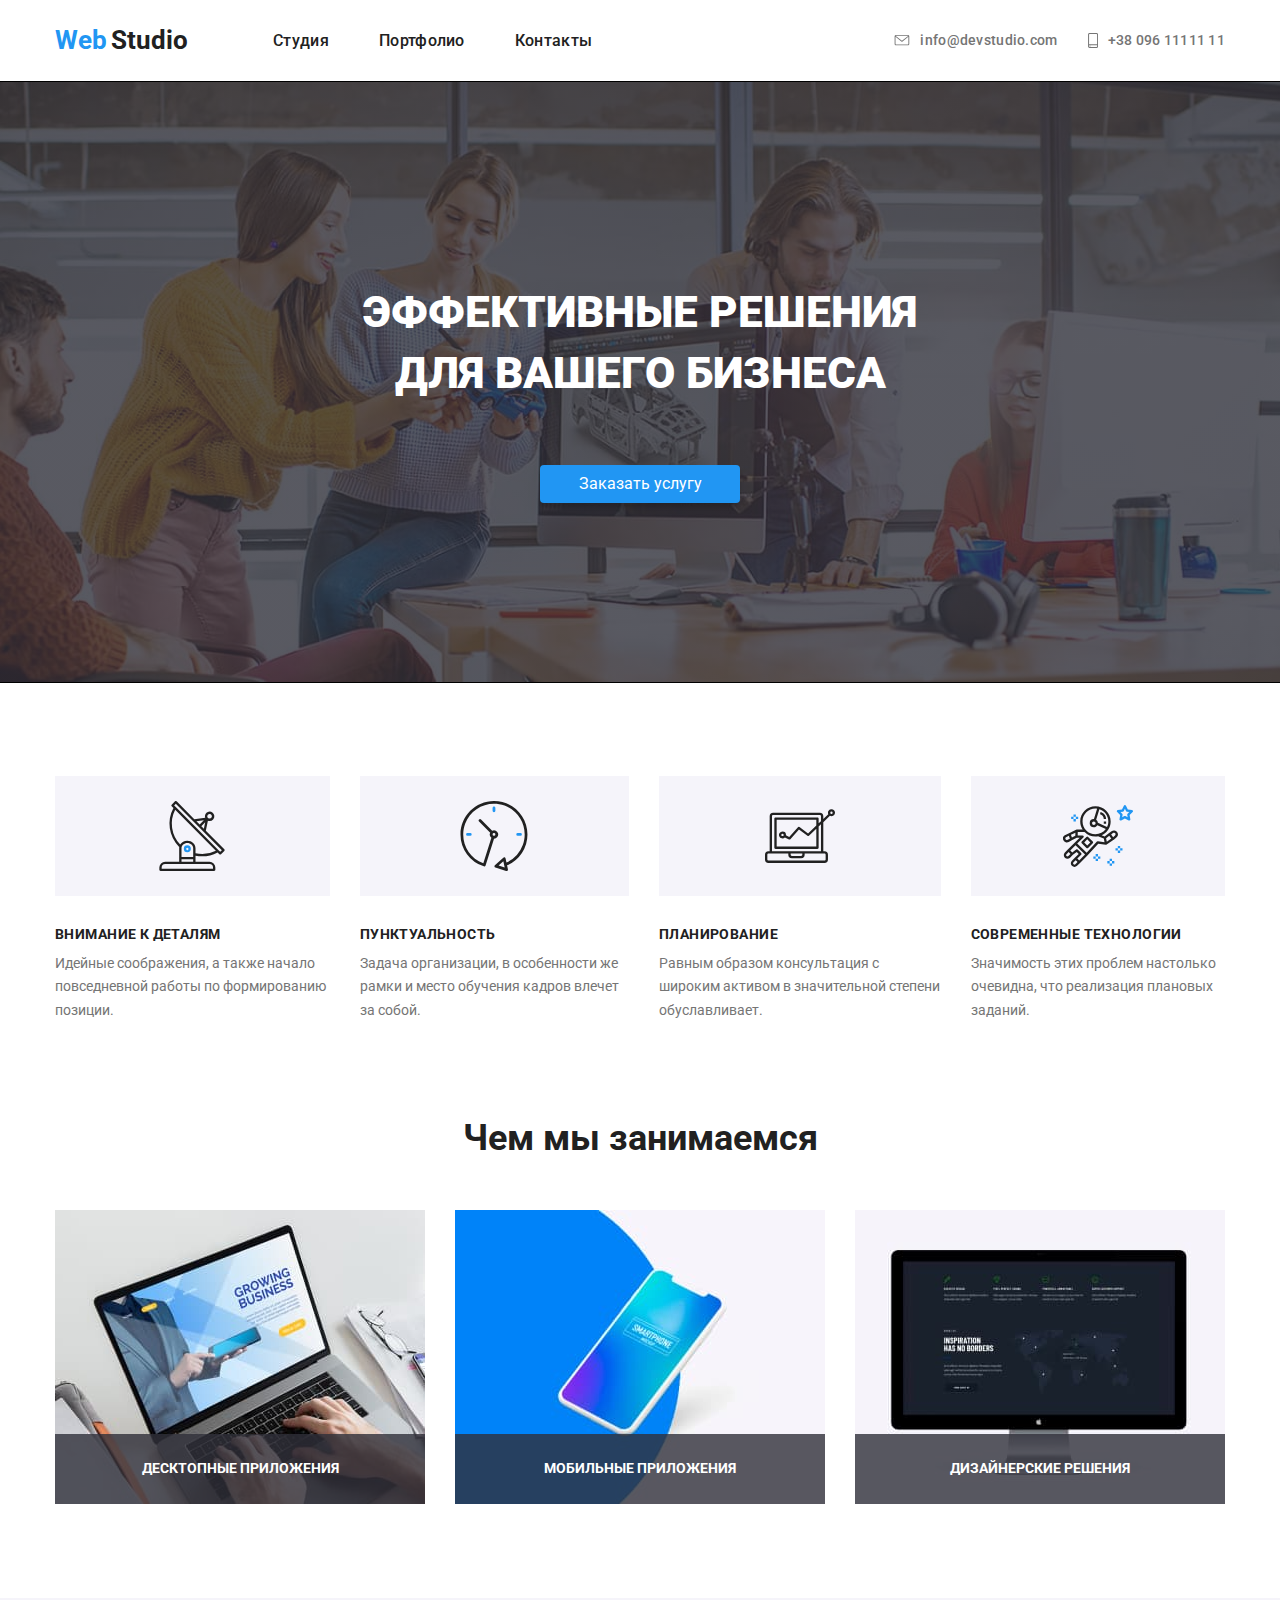
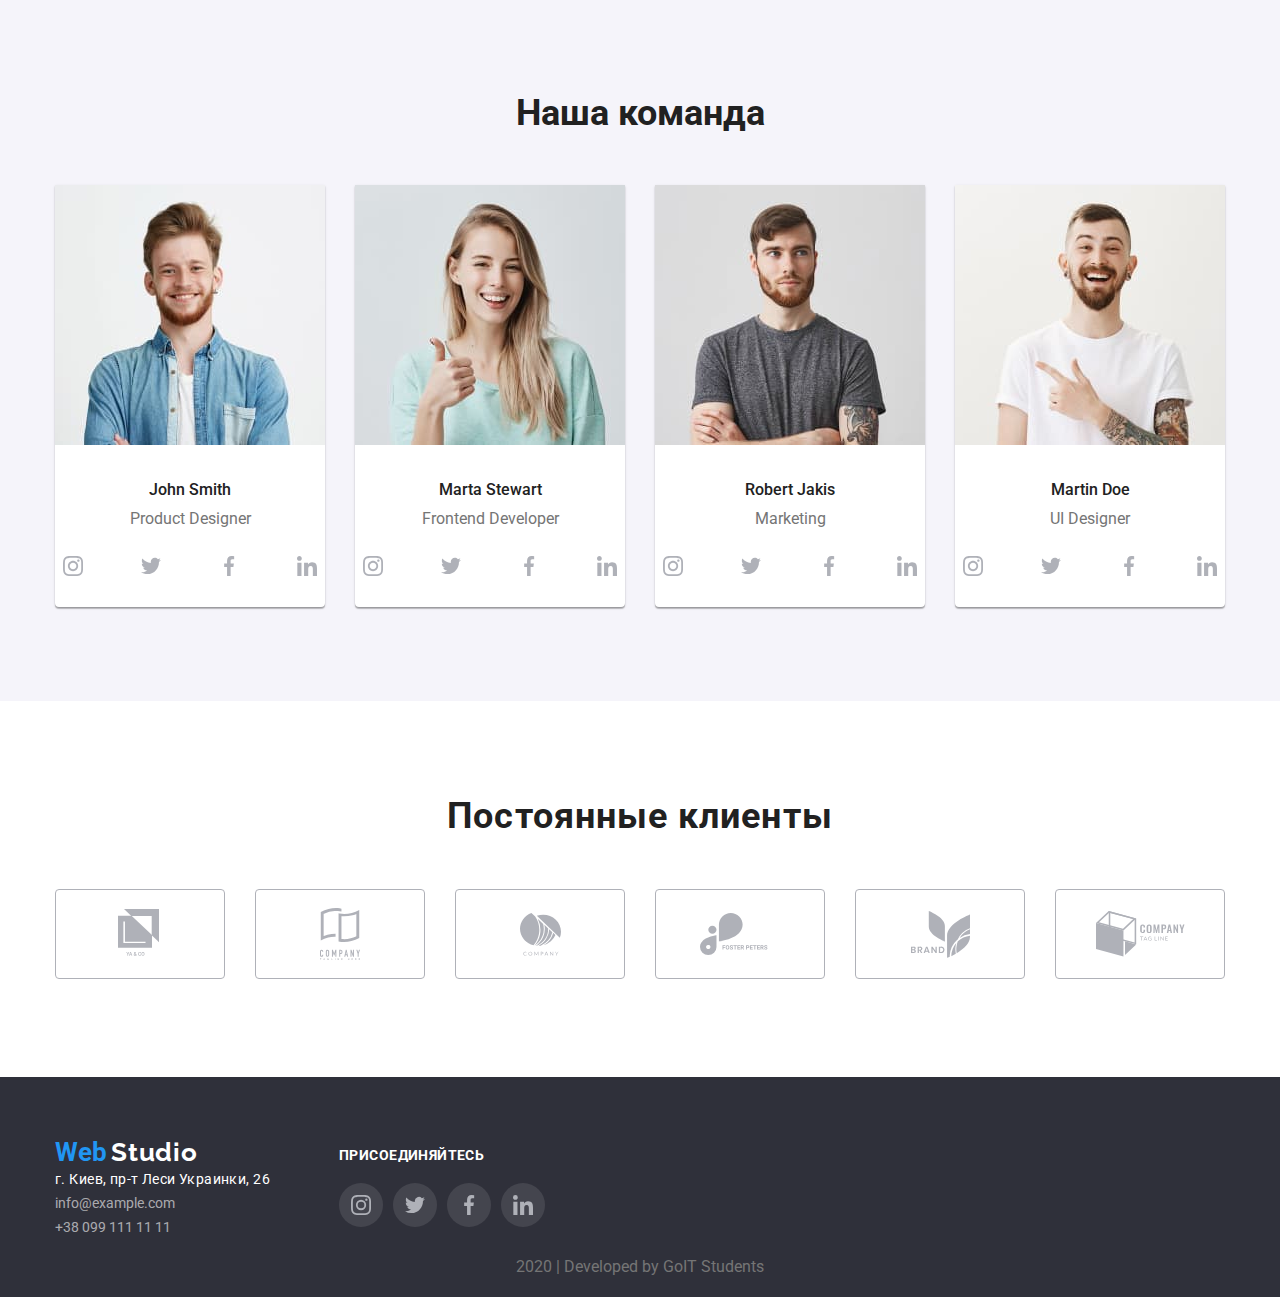
<file: index.html>
<!DOCTYPE html>
<html lang="ru">
  <head>
    <meta charset="UTF-8" />
    <meta name="viewport" content="width=device-width, initial-scale=1.0" />
    <title>Web studio</title>
    <link
      rel="stylesheet"
      href="https://fonts.googleapis.com/css2?family=Raleway:wght@700&family=Roboto:wght@400;500;700&display=swap"
    />
    <link
      rel="stylesheet"
      href="https://cdnjs.cloudflare.com/ajax/libs/modern-normalize/0.6.0/modern-normalize.min.css"
    />
    <link rel="stylesheet" href="./css/styles.css" />
  </head>
  <body>
    <!--Header-->
    <header>
      <div class="container">
        <nav class="main-nav">
          <a href="/" class="logo">
            <span class="logo-blue">Web</span>
            <span class="logo-black">Studio</span>
          </a>

          <ul class="site-nav list">
            <li class="item"><a href="" class="link">Студия</a></li>
            <li class="item">
              <a href="./portfolio.html" class="link">Портфолио</a>
            </li>
            <li class="item"><a href="" class="link">Контакты</a></li>
          </ul>

          <ul class="site-nav contact list">
            <li>
              <a href="mailto:info@devstudio.com" class="mail">
                <svg class="contact-icon" width="16" height="11">
                  <use href="./images/symbol-defs.svg#icon-envelope"></use>
                </svg>
                info@devstudio.com
              </a>
            </li>
            <li>
              <a href="tel:+380961111111" class="phone"
                ><svg class="contact-icon" width="10" height="15">
                  <use href="./images/symbol-defs.svg#icon-smartphone"></use>
                </svg>
                +38 096 11111 11
              </a>
            </li>
          </ul>
        </nav>
      </div>
    </header>
    <main>
      <section class="hero">
        <h1 class="hero-title">
          ЭФФЕКТИВНЫЕ РЕШЕНИЯ <br />
          ДЛЯ ВАШЕГО БИЗНЕСА
        </h1>
        <p class="button">
          <a class="button-primary" href="">Заказать услугу</a>
        </p>
      </section>

      <!--Преимущества-->
      <section class="container">
        <!--Скрытый заголовок-->
        <h2 class="hide-title">Наши преимущества</h2>
        <ul class="advantage list">
          <li class="advantage-item">
            <h3 class="advantage-section-title">ВНИМАНИЕ К ДЕТАЛЯМ</h3>
            <p class="advantage-description">
              Идейные соображения, а также начало повседневной работы по
              формированию позиции.
            </p>
          </li>
          <li class="advantage-item">
            <h3 class="advantage-section-title">ПУНКТУАЛЬНОСТЬ</h3>
            <p class="advantage-description">
              Задача организации, в особенности же рамки и место обучения кадров
              влечет за собой.
            </p>
          </li>
          <li class="advantage-item">
            <h3 class="advantage-section-title">ПЛАНИРОВАНИЕ</h3>
            <p class="advantage-description">
              Равным образом консультация с широким активом в значительной
              степени обуславливает.
            </p>
          </li>
          <li class="advantage-item">
            <h3 class="advantage-section-title">СОВРЕМЕННЫЕ ТЕХНОЛОГИИ</h3>
            <p class="advantage-description">
              Значимость этих проблем настолько очевидна, что реализация
              плановых заданий.
            </p>
          </li>
        </ul>
      </section>
      <!--Чем мы занимаемся-->

      <section class="features">
        <div class="container">
          <h2 class="features-title">Чем мы занимаемся</h2>
          <ul class="feature-section list">
            <li class="feature-section-item">
              <a href="">
                <img src="./images/notebook.jpg" alt="Ноут" width="370"
              /></a>
              <h3 class="features-item">ДЕСКТОПНЫЕ ПРИЛОЖЕНИЯ</h3>
            </li>
            <li class="feature-section-item">
              <a href=""
                ><img src="./images/smartphone.jpg" alt="Смартфон" width="370"
              /></a>
              <h3 class="features-item">МОБИЛЬНЫЕ ПРИЛОЖЕНИЯ</h3>
            </li>
            <li class="feature-section-item">
              <a href=""
                ><img src="./images/monitor.jpg" alt="Монитор" width="370"
              /></a>
              <h3 class="features-item">ДИЗАЙНЕРСКИЕ РЕШЕНИЯ</h3>
            </li>
          </ul>
        </div>
      </section>

      <!--Наша команда-->
      <section class="team">
        <div class="container">
          <h2 class="team-title">Наша команда</h2>
          <ul class="team-features list">
            <li class="team-section-item">
              <div class="team-bg">
                <img src="./images/джон.jpg" alt="фото Джона" width="270" />

                <h3 class="team-item" lang="en">John Smith</h3>
                <p class="text" lang="en">Product Designer</p>
                <ul class="networks list">
                  <li class="networks-item">
                    <a href="" class="team-link">
                      <svg class="social-icon">
                        <use
                          href="./images/symbol-defs.svg#icon-instagram2"
                        ></use>
                      </svg>
                    </a>
                  </li>
                  <li class="networks-item">
                    <a href=" " class="team-link">
                      <svg class="social-icon">
                        <use
                          href="./images/symbol-defs.svg#icon-twitter1"
                        ></use>
                      </svg>
                    </a>
                  </li>
                  <li class="networks-item">
                    <a href=" " class="team-link">
                      <svg class="social-icon">
                        <use
                          href="./images/symbol-defs.svg#icon-facebook1"
                        ></use>
                      </svg>
                    </a>
                  </li>
                  <li class="networks-item">
                    <a href="" class="team-link">
                      <svg class="social-icon">
                        <use
                          href="./images/symbol-defs.svg#icon-linkedin1"
                        ></use>
                      </svg>
                    </a>
                  </li>
                </ul>
              </div>
            </li>

            <li class="team-section-item">
              <div class="team-bg">
                <img src="./images/марта.jpg" alt="фото Марты" width="270" />
                <h3 class="team-item" lang="en">Marta Stewart</h3>
                <p class="text" lang="en">Frontend Developer</p>
                <ul class="networks list">
                  <li class="networks-item">
                    <a href="" class="team-link">
                      <svg class="social-icon">
                        <use
                          href="./images/symbol-defs.svg#icon-instagram2"
                        ></use>
                      </svg>
                    </a>
                  </li>
                  <li class="networks-item">
                    <a href=" " class="team-link">
                      <svg class="social-icon">
                        <use
                          href="./images/symbol-defs.svg#icon-twitter1"
                        ></use>
                      </svg>
                    </a>
                  </li>
                  <li class="networks-item">
                    <a href=" " class="team-link">
                      <svg class="social-icon">
                        <use
                          href="./images/symbol-defs.svg#icon-facebook1"
                        ></use>
                      </svg>
                    </a>
                  </li>
                  <li class="networks-item">
                    <a href="" class="team-link">
                      <svg class="social-icon">
                        <use
                          href="./images/symbol-defs.svg#icon-linkedin1"
                        ></use>
                      </svg>
                    </a>
                  </li>
                </ul>
              </div>
            </li>

            <li class="team-section-item">
              <div class="team-bg">
                <img src="./images/роберт.jpg" alt="фото Роберта" width="270" />
                <h3 class="team-item" lang="en">Robert Jakis</h3>
                <p class="text" lang="en">Marketing</p>
                <ul class="networks list">
                  <li class="networks-item">
                    <a href="" class="team-link">
                      <svg class="social-icon">
                        <use
                          href="./images/symbol-defs.svg#icon-instagram2"
                        ></use>
                      </svg>
                    </a>
                  </li>
                  <li class="networks-item">
                    <a href=" " class="team-link">
                      <svg class="social-icon">
                        <use
                          href="./images/symbol-defs.svg#icon-twitter1"
                        ></use>
                      </svg>
                    </a>
                  </li>
                  <li class="networks-item">
                    <a href=" " class="team-link">
                      <svg class="social-icon">
                        <use
                          href="./images/symbol-defs.svg#icon-facebook1"
                        ></use>
                      </svg>
                    </a>
                  </li>
                  <li class="networks-item">
                    <a href="" class="team-link">
                      <svg class="social-icon">
                        <use
                          href="./images/symbol-defs.svg#icon-linkedin1"
                        ></use>
                      </svg>
                    </a>
                  </li>
                </ul>
              </div>
            </li>

            <li class="team-section-item">
              <div class="team-bg">
                <img src="./images/мартин.jpg" alt="фото Мартина" width="270" />

                <h3 class="team-item" lang="en">Martin Doe</h3>
                <p class="text" lang="en">UI Designer</p>
                <ul class="networks list">
                  <li class="networks-item">
                    <a href="" class="team-link">
                      <svg class="social-icon">
                        <use
                          href="./images/symbol-defs.svg#icon-instagram2"
                        ></use>
                      </svg>
                    </a>
                  </li>
                  <li class="networks-item">
                    <a href=" " class="team-link">
                      <svg class="social-icon">
                        <use
                          href="./images/symbol-defs.svg#icon-twitter1"
                        ></use>
                      </svg>
                    </a>
                  </li>
                  <li class="networks-item">
                    <a href=" " class="team-link">
                      <svg class="social-icon">
                        <use
                          href="./images/symbol-defs.svg#icon-facebook1"
                        ></use>
                      </svg>
                    </a>
                  </li>
                  <li class="networks-item">
                    <a href="" class="team-link">
                      <svg class="social-icon">
                        <use
                          href="./images/symbol-defs.svg#icon-linkedin1"
                        ></use>
                      </svg>
                    </a>
                  </li>
                </ul>
              </div>
            </li>
          </ul>
        </div>
      </section>
      <!--Постоянные клиенты-->
      <section class="clients">
        <div class="container">
          <h2 class="clients-title">Постоянные клиенты</h2>
          <ul class="clients-section list">
            <li class="clients-item">
              <a href=""><img src="./images/Client1.svg" alt="ya&co" /></a>
            </li>
            <li class="clients-item">
              <a href=""
                ><img src="./images/Client2.svg" alt="Company tagline here"
              /></a>
            </li>
            <li class="clients-item">
              <a href=""><img src="./images/Client3.svg" alt="Company" /></a>
            </li>
            <li class="clients-item">
              <a href=""
                ><img src="./images/Client4.svg" alt="Foster peters"
              /></a>
            </li>
            <li class="clients-item">
              <a href=""><img src="./images/Client5.svg" alt="brand" /></a>
            </li>
            <li class="clients-item">
              <a href=""
                ><img src="./images/Client6.svg" alt="Company tagline"
              /></a>
            </li>
          </ul>
        </div>
      </section>
    </main>
    <!--Футер-->

    <footer>
      <div class="container">
        <ul class="logo-footer list">
          <li>
            <p class="footer-logo">
              <span class="logo-blue">Web</span>
              <span class="logo-white">Studio</span>
            </p>
            <address>
              <p class="adress">г. Киев, пр-т Леси Украинки, 26</p>
              <p>
                <a href="mailto:info@example.com" class="adress-contact"
                  >info@example.com</a
                >
              </p>
              <p>
                <a href="tel:+380991111111" class="adress-contact"
                  >+38 099 111 11 11</a
                >
              </p>
            </address>
          </li>

          <li>
            <p class="add-text">Присоединяйтесь</p>
            <ul class="add footer-link list">
              <li class="add-item">
                <a href="" aria-label="Ссылка на Instagram" class="link"></a>
              </li>
              <li class="add-item">
                <a href=""> </a>
              </li>
              <li class="add-item">
                <a href=""></a>
              </li>
              <li class="add-item">
                <a href=""></a>
              </li>
            </ul>
          </li>
        </ul>
      </div>
      <div class="end container">
        <p>2020 | Developed by GoIT Students</p>
      </div>
    </footer>
  </body>
</html>
</file>
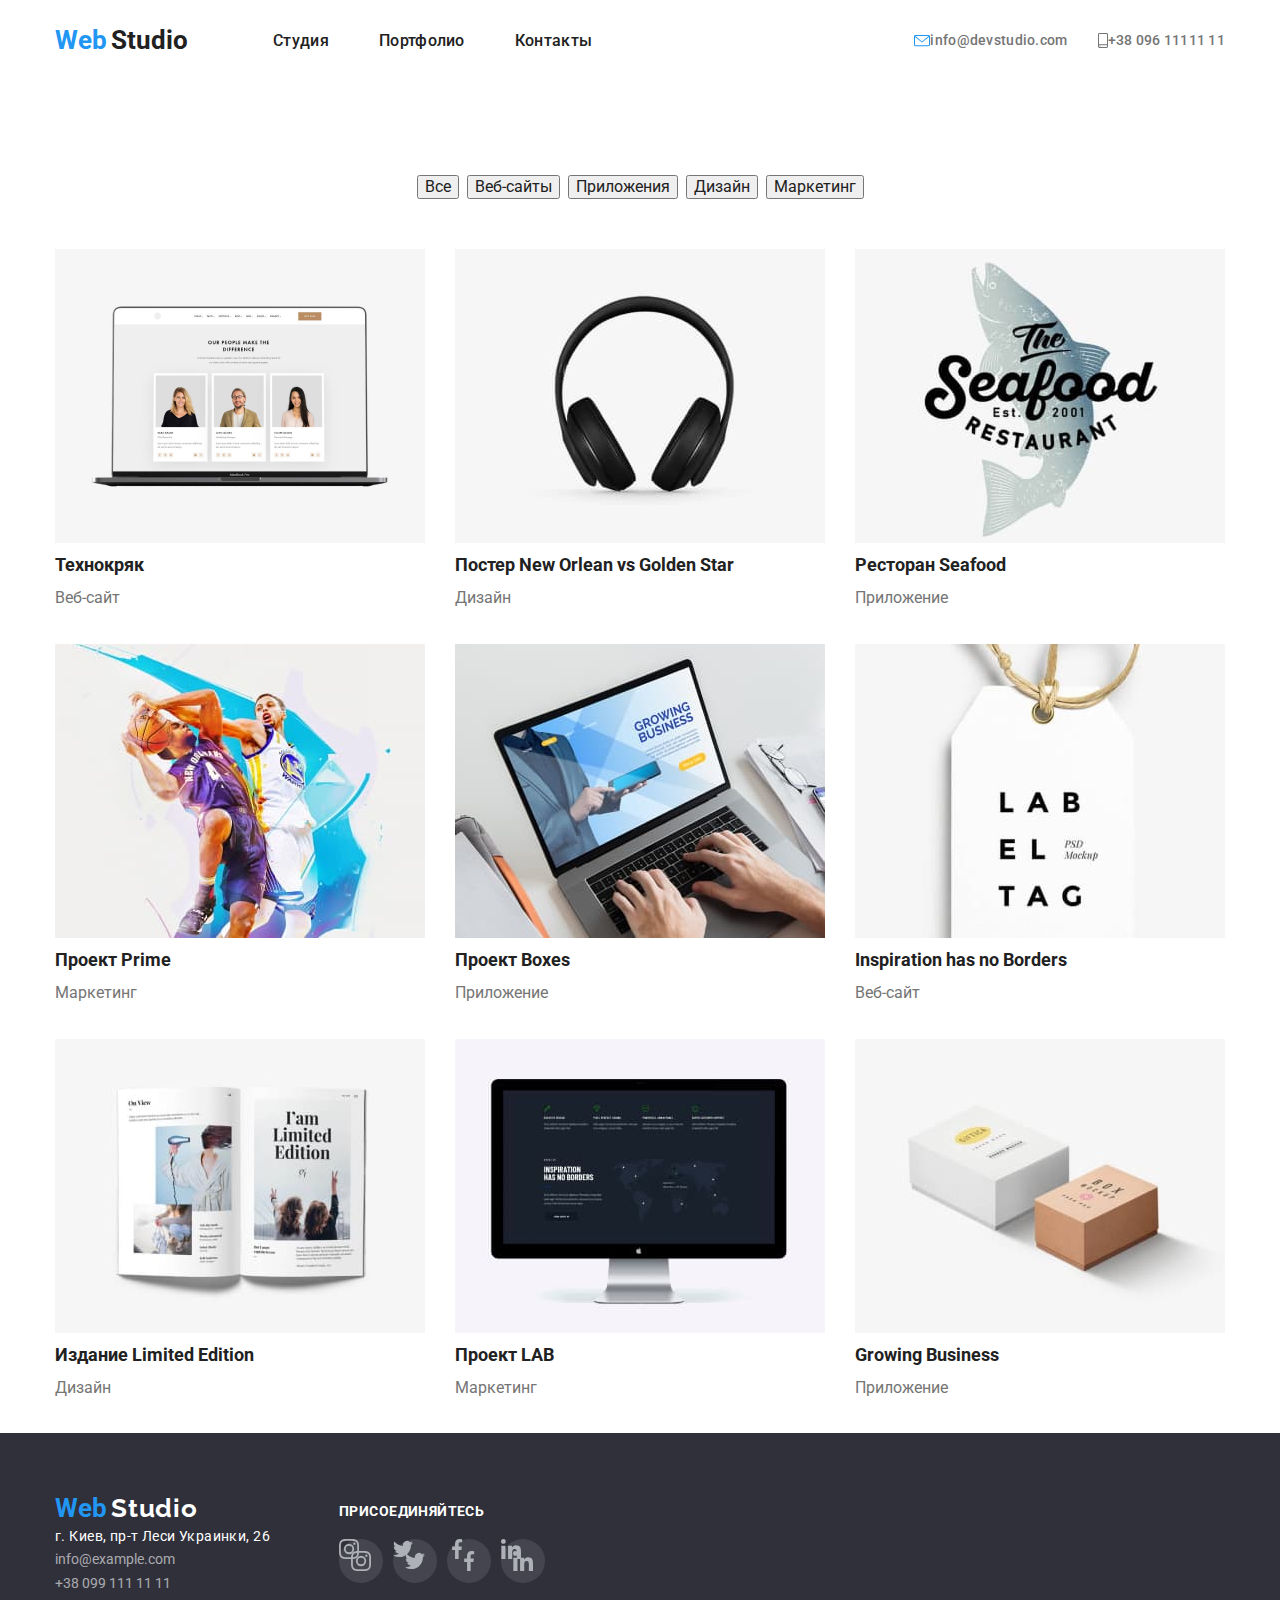
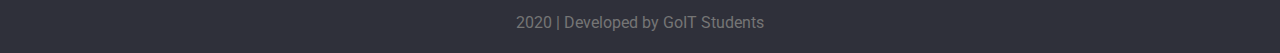
<file: portfolio.html>
<!DOCTYPE html>
<html lang="ru">
  <head>
    <meta charset="UTF-8" />
    <meta name="viewport" content="width=device-width, initial-scale=1.0" />
    <title>Portfolio</title>
    <link
      rel="stylesheet"
      href="https://fonts.googleapis.com/css2?family=Raleway:wght@700&family=Roboto:wght@400;500;700&display=swap"
    />
    <link
      rel="stylesheet"
      href="https://cdnjs.cloudflare.com/ajax/libs/modern-normalize/0.6.0/modern-normalize.min.css"
    />
    <link rel="stylesheet" href="./css/styles.css" />
  </head>
  <body>
    <!--Header-->
    <header>
      <div class="container">
        <nav class="main-nav">
          <a href="/" class="logo">
            <span class="logo-blue">Web</span>
            <span class="logo-black">Studio</span>
          </a>

          <ul class="site-nav list">
            <li class="item"><a href="" class="link">Студия</a></li>
            <li class="item">
              <a href="./portfolio.html" class="link">Портфолио</a>
            </li>
            <li class="item"><a href="" class="link">Контакты</a></li>
          </ul>
          <ul class="site-nav contact list">
            <li>
              <a href="mailto:info@devstudio.com" class="mail"
                ><img
                  src="./images/envelope(hover).svg"
                  alt="envelope"
                />info@devstudio.com</a
              >
            </li>
            <li>
              <a href="tel:+380961111111" class="phone"
                ><img src="./images/smartphone.svg" alt="smartphone" />+38 096
                11111 11</a
              >
            </li>
          </ul>
        </nav>
      </div>
    </header>
    <main>
      <section class="product container">
        <!--invisible heading-->
        <h1 class="name">Наша продукция</h1>
        <ul class="button-product list">
          <li><button type="button" class="product-name">Все</button></li>
          <li><button type="button" class="product-name">Веб-сайты</button></li>
          <li>
            <button type="button" class="product-name">Приложения</button>
          </li>
          <li><button type="button" class="product-name">Дизайн</button></li>
          <li><button type="button" class="product-name">Маркетинг</button></li>
        </ul>
        <ul class="product-class list">
          <li class="product-list">
            <a href="">
              <img src="./images/web1.jpg" alt="текст" width="370"
            /></a>
            <h2 class="product-title">Технокряк</h2>
            <p class="product-item">Веб-сайт</p>
          </li>
          <li class="product-list">
            <img src="./images/img2.jpg" alt="постер" />
            <h2 class="product-title">Постер New Orlean vs Golden Star</h2>
            <p class="product-item">Дизайн</p>
          </li>
          <li class="product-list">
            <img src="./images/img3.jpg" alt="ресторан" />
            <h2 class="product-title">Ресторан Seafood</h2>
            <p class="product-item">Приложение</p>
          </li>
          <li class="product-list">
            <img src="./images/img4.jpg" alt="наушники" />
            <h2 class="product-title">Проект Prime</h2>
            <p class="product-item">Маркетинг</p>
          </li>
          <li class="product-list">
            <img src="./images/img5.jpg" alt="боксы" />
            <h2 class="product-title">Проект Boxes</h2>
            <p class="product-item">Приложение</p>
          </li>
          <li class="product-list">
            <img src="./images/img6.jpg" alt="комп" />
            <h2 class="product-title">Inspiration has no Borders</h2>
            <p class="product-item">Веб-сайт</p>
          </li>
          <li class="product-list">
            <img src="./images/img7.jpg" alt="издание" />
            <h2 class="product-title">Издание Limited Edition</h2>
            <p class="product-item">Дизайн</p>
          </li>
          <li class="product-list">
            <img src="./images/img8.jpg" alt="проектлаб" />
            <h2 class="product-title">Проект LAB</h2>
            <p class="product-item">Маркетинг</p>
          </li>
          <li class="product-list">
            <img src="./images/img9.jpg" alt="ноут" />
            <h2 class="product-title">Growing Business</h2>
            <p class="product-item">Приложение</p>
          </li>
        </ul>
      </section>
    </main>
    <!--Футер-->
    <footer>
      <div class="container">
        <ul class="logo-footer list">
          <li>
            <p class="footer-logo">
              <span class="logo-blue">Web</span>
              <span class="logo-white">Studio</span>
            </p>
            <address>
              <p class="adress">г. Киев, пр-т Леси Украинки, 26</p>
              <p>
                <a href="mailto:info@example.com" class="adress-contact"
                  >info@example.com</a
                >
              </p>
              <p>
                <a href="tel:+380991111111" class="adress-contact"
                  >+38 099 111 11 11</a
                >
              </p>
            </address>
          </li>

          <li>
            <p class="add-text">Присоединяйтесь</p>
            <ul class="add list">
              <li class="add-item">
                <a href=""
                  ><img src="./images/instagram2.svg" alt="Instagram"
                /></a>
              </li>
              <li class="add-item">
                <a href=""
                  ><img src="./images/twitter1.svg" alt="Twitter" />
                </a>
              </li>
              <li class="add-item">
                <a href=""
                  ><img src="./images/facebook1.svg" alt="Facebook"
                /></a>
              </li>
              <li class="add-item">
                <a href=""
                  ><img src="./images/linkedin1.svg" alt="LinkedIn"
                /></a>
              </li>
            </ul>
          </li>
        </ul>
      </div>
      <div class="end container">
        <p>2020 | Developed by GoIT Students</p>
      </div>
    </footer>
  </body>
</html>
</file>
<file: css/styles.css>
html {
  box-sizing: border-box;
}

*,
*::before,
*::after {
  box-sizing: inherit;
}

:root {
  --primary-text-color: #212121;
  --title-text-color: #757575;
  --accent-color: #2196f3;
  --white-color: #ffffff;
}

body {
  background-color: var(--white-color);
  color: var(--title-text-color);

  font-family: Roboto, sans-serif;
}

.list {
  list-style: none;
  padding: 0px;
  margin: 0px;
}
a {
  text-decoration: none;
}

h1,
h2,
h3,
p {
  margin-top: 0px;
  margin-bottom: 0px;
}
/* Utilities */

.container {
  width: 1200px;
  padding-left: 15px;
  padding-right: 15px;
  margin-left: auto;
  margin-right: auto;
}

/*color: #212121 цвет главного текста
color: #757575 цвет вторичного текста
#2196F3 акцент
#ffffff белый*/
.hero {
  height: 600px;
  outline: 1px solid black;
  max-width: 1600px;
  margin-left: auto;
  margin-right: auto;
  background-image: linear-gradient(
      to right,
      rgba(47, 48, 58, 0.8),
      rgba(47, 48, 58, 0.8)
    ),
    url(../images/Header.jpg);
  background-color: #2f303a;
  background-size: cover;
  text-align: center;
  background-repeat: no-repeat;
  background-position: center;
}

.hero-title {
  padding-top: 200px;
  margin-bottom: 30px;

  color: var(--white-color);

  text-align: center;
  font-weight: 900;
  font-size: 44px;
  line-height: 1.4;
}

/* Header class*/
.logo-blue {
  color: var(--accent-color);
  font-weight: 700;
  font-size: 26px;
  line-height: 1.2;
}

.logo-black {
  color: var(--primary-text-color);
  font-weight: 700;
  font-size: 26px;
  line-height: 1.2;
}

/*Site-nav*/
.main-nav {
  display: flex;
  align-items: center;
}
.site-nav {
  display: flex;
  align-items: center;
  margin-left: 85px;
}

.site-nav .item:not(:last-child) {
  margin-right: 50px;
}

.site-nav .item:last-child {
  margin-right: 0;
}

.site-nav .link {
  display: block;
  color: var(--primary-text-color);
  padding-top: 32px;
  padding-bottom: 32px;

  font-weight: 500;
  line-height: 1.1;
  letter-spacing: 0.02em;
}
.link:hover,
.link:focus {
  color: var(--accent-color);
}

/*site nav контакты*/
.contact {
  margin-left: auto;
}
.site-nav .mail {
  display: flex;
  align-items: center;

  margin-right: 30px;

  padding-top: 32px;
  padding-bottom: 32px;

  color: var(--title-text-color);
  font-weight: 500;
  font-size: 14px;
  line-height: 1.1;
  letter-spacing: 0.02em;
}

.site-nav .phone {
  display: flex;
  align-items: center;
  margin-right: 215 px;
  padding-top: 32px;
  padding-bottom: 32px;

  color: var(--title-text-color);
  font-weight: 500;
  font-size: 14px;
  line-height: 1.1;
  letter-spacing: 0.02em;
}
.phone:hover,
.phone:focus {
  color: var(--accent-color);
}
.item-title {
  color: var(--primary-text-color);
  font-size: 56px;
}

.contact-icon {
  margin-right: 10px;
  fill: var(--title-text-color);
}

.contacts-icon {
  margin-right: 10px;
}
.site-nav .mail:hover {
  color: var(--accent-color);
}
.mail:hover > .contact-icon {
  fill: var(--accent-color);
}
.phone:hover > .contact-icon {
  fill: var(--accent-color);
}
/*Button*/
.button {
  padding-top: 30px;
  padding-bottom: 200px;
  margin: 0;
}
.button-primary {
  display: inline-block;
  background-color: var(--accent-color);
  color: var(--white-color);
  box-shadow: 0px 4px 4px rgba(0, 0, 0, 0.15);
  border-radius: 4px;
  padding: 10px 32px;
  min-width: 200px;
  text-align: center;
}

/*advantages*/
.hide-title {
  display: none;
}
.advantage {
  display: flex;
  margin-top: 94px;
  padding: 0;
  width: 1170px;
}

.advantage-item:not(:last-child) {
  padding-right: 30px;
}

.advantage-section-title {
  color: #212121;
  margin-top: 30px;
  font-weight: 700;
  font-size: 14px;
  line-height: 16px;
  letter-spacing: 0.03em;
}
.advantage-description {
  font-size: 14px;
  line-height: 1.7;
  color: var(--title-text-color);
  margin-top: 10px;
}

.advantage-item::before {
  display: block;
  content: "";
  height: 120px;

  background-color: #f5f4fa;
  background-repeat: no-repeat;

  background-position: center;
}
.advantage-item:nth-child(1)::before {
  background-image: url(../images/antenna1.svg);
}
.advantage-item:nth-child(2)::before {
  background-image: url(../images/clock1.svg);
}
.advantage-item:nth-child(3)::before {
  background-image: url(../images/Vector.svg);
}
.advantage-item:nth-child(4)::before {
  background-image: url(../images/astronaut1.svg);
}
/*Feature чем занимаемся*/

.feature-section {
  display: flex;
  margin: -70 px;
  margin-bottom: 94px;
}
.feature-section-item:not(:last-child) {
  padding-right: 30px;
}
.feature-section-item {
  margin-top: -70 px;
}
.feature-section img {
  display: block;
}

.features .features-title {
  margin-top: 94px;
  margin-bottom: 50px;
  color: var(--primary-text-color);
  font-weight: 700;
  font-size: 36px;
  line-height: 1.2;
  text-align: center;
}
.features-item {
  background-color: rgba(47, 48, 58, 0.8);
  color: var(--white-color);
  width: 370px;
  height: 70px;
  font-weight: 700;
  font-size: 14px;
  line-height: 1.1;
  text-align: center;
  padding-top: 27px;
  margin-top: -70px;

  position: absolute;
}
.features-item:hover,
.features-item:focus {
  color: var(--primary-text-color);
}

/*Команда*/
.team {
  background: #f5f4fa;
  margin-top: 94px;
  display: flex;
  margin-bottom: 0px;
  padding: 0;
}
.team-features {
  display: flex;
}
.team-section-item:not(:last-child) {
  padding-right: 30px;
}
.team .team-title {
  color: var(--primary-text-color);
  font-weight: 700;
  font-size: 36px;
  line-height: 1.2;
  text-align: center;
  padding-top: 94px;
  padding-bottom: 50px;
}
.team-item {
  color: var(--primary-text-color);
  font-weight: 500;
  font-size: 16px;
  line-height: 1.2;
  margin-top: 30px;
  text-align: center;
}
.team-bg {
  background-color: var(--white-color);
  width: 270px;
  height: 422px;
  margin-bottom: 94px;
  box-shadow: 0px 2px 1px rgba(0, 0, 0, 0.2), 0px 1px 1px rgba(0, 0, 0, 0.14),
    0px 1px 3px rgba(0, 0, 0, 0.12);
  border-radius: 0px 0px 4px 4px;
}
.team-features .text {
  color: var(--title-text-color);
  font-size: 16px;
  line-height: 1.2;
  margin-top: 10px;
  margin-bottom: 16px;
  text-align: center;
}
.networks {
  display: flex;
  justify-content: center;
  padding: 0;
  margin-bottom: 24px;
}

.networks-item:not(:last-child) {
  margin-right: 34px;
}

.team-link {
  text-decoration: none;
  display: inline-flex;
  justify-content: center;
  content: "";
  align-items: center;
  width: 44px;
  height: 44px;
  color: #afb1b8;
}
.social-icon {
  fill: #afb1b8;
  width: 20px;
  height: 20px;
}

.team-link:hover,
.team-link:focus {
  border-radius: 50%;
  background-color: var(--accent-color);
  color: var(--white-color);
}

/*Постоянные клиенты*/

.clients .clients-title {
  color: var(--primary-text-color);
  font-weight: 700;
  font-size: 36px;
  line-height: 1.2;
  padding-top: 94px;
  padding-bottom: 50px;
  text-align: center;
  letter-spacing: 0.03em;
}
.clients-section {
  display: flex;
}

.clients-item:not(:last-child) {
  margin-right: 30px;
}
.clients-item {
  margin-bottom: 94px;
}
/* Заказать услугу */

/*Портфолио*/

/*продукция портфолио*/
.name {
  display: none;
}
.button-product {
  display: flex;
  padding-top: 93px;
  padding-bottom: 50px;
  justify-content: center;
  align-items: center;
}
.button-product li:not(:last-child) {
  padding-right: 8px;
}
.product-class {
  display: flex;
  flex-wrap: wrap;
}

.product-list {
  width: 370px;
  margin-right: 30px;
  margin-bottom: 30px;
}
.product-list:nth-child(3n) {
  margin-right: 0px;
}
.product-name {
  color: var(--primary-text-color);
}
.product-title {
  color: var(--primary-text-color);
  font-weight: 700;
  font-size: 18px;
  line-height: 2;
}

.product-item {
  color: var(--title-text-color);
  font-size: 16px;
  line-height: 1.9;
}

/*Footer*/
footer {
  background-color: #2f303a;
}
.logo-footer {
  display: flex;
}
.footer-logo {
  margin-top: 60px;
}
.logo-white {
  color: var(--white-color);
  font-family: Raleway;
  font-style: normal;
  font-weight: 700;
  font-size: 26px;
  line-height: 31px;
  letter-spacing: 0.03em;
}
.adress {
  background-color: #2f303a;
  color: #ffffff;
  font-size: 14px;
  line-height: 1.7;
  font-style: normal;
  letter-spacing: 0.03em;
}
.adress-contact {
  background-color: #2f303a;
  color: rgba(255, 255, 255, 0.6);
  font-size: 14px;
  line-height: 1.7;
  font-style: normal;
}
.add {
  display: flex;
  margin-left: 69px;
}

.add-item {
  display: block;
  content: "";
  height: 44px;
  width: 44px;
  margin-right: 10px;
  background-color: rgba(255, 255, 255, 0.1);
  background-repeat: no-repeat;
  border-radius: 50%;
  background-position: center;
}
.add-item:nth-child(1) {
  background-image: url(../images/instagram2.svg);
}

.add-item:nth-child(2) {
  background-image: url(../images/twitter1.svg);
}

.add-item:nth-child(3) {
  background-image: url(../images/facebook1.svg);
}

.add-item:nth-child(4) {
  background-image: url(../images/linkedin1.svg);
}

.add-item .link:hover {
  color: var(--accent-color);
}
.add-text {
  margin-top: 70px;
  margin-left: 69px;
  margin-bottom: 20px;
  font-family: Roboto;
  font-style: normal;
  font-weight: 700;
  font-size: 14px;
  line-height: 16px;
  letter-spacing: 0.03em;
  text-transform: uppercase;

  color: var(--white-color);
}

.add-item:not(:last-child) {
  padding-right: 34px;
}

.end {
  display: flex;
  justify-content: center;
  align-items: center;
  padding-top: 18px;
  padding-bottom: 21px;
}
</file>
